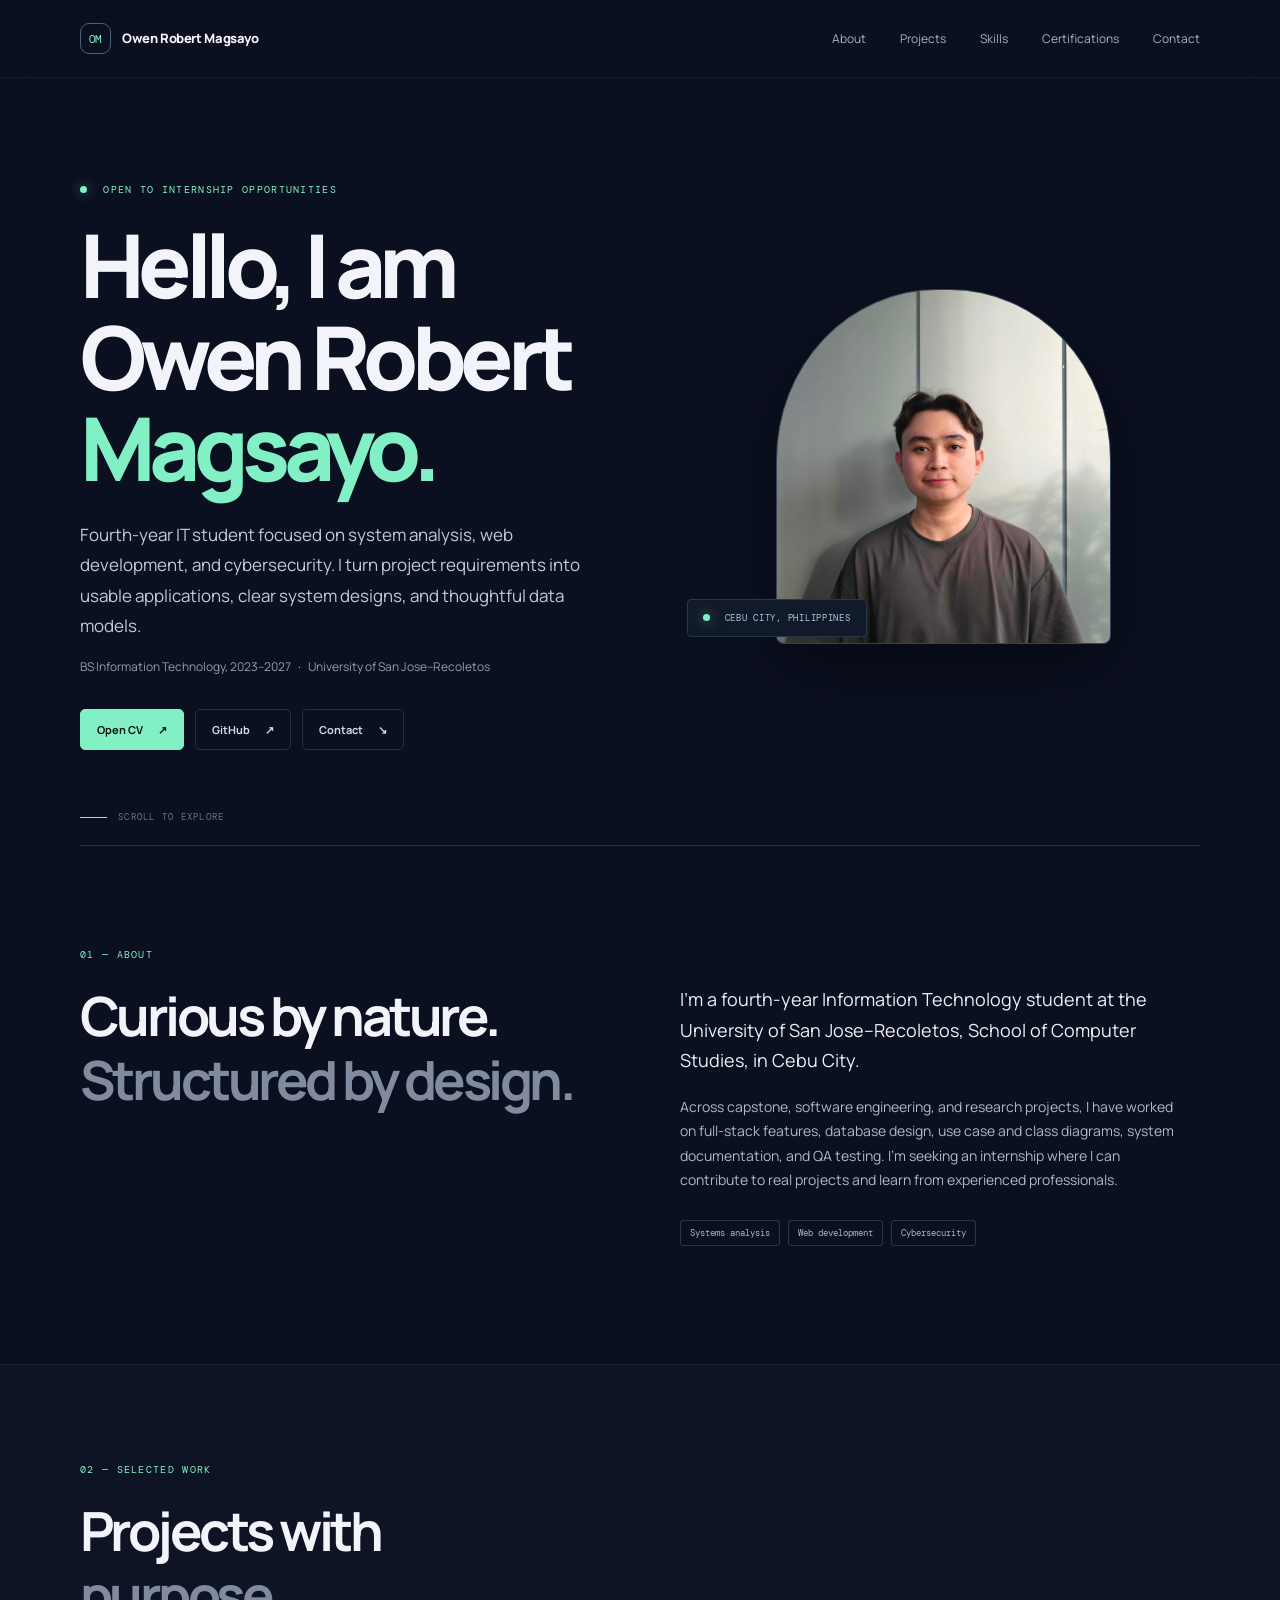
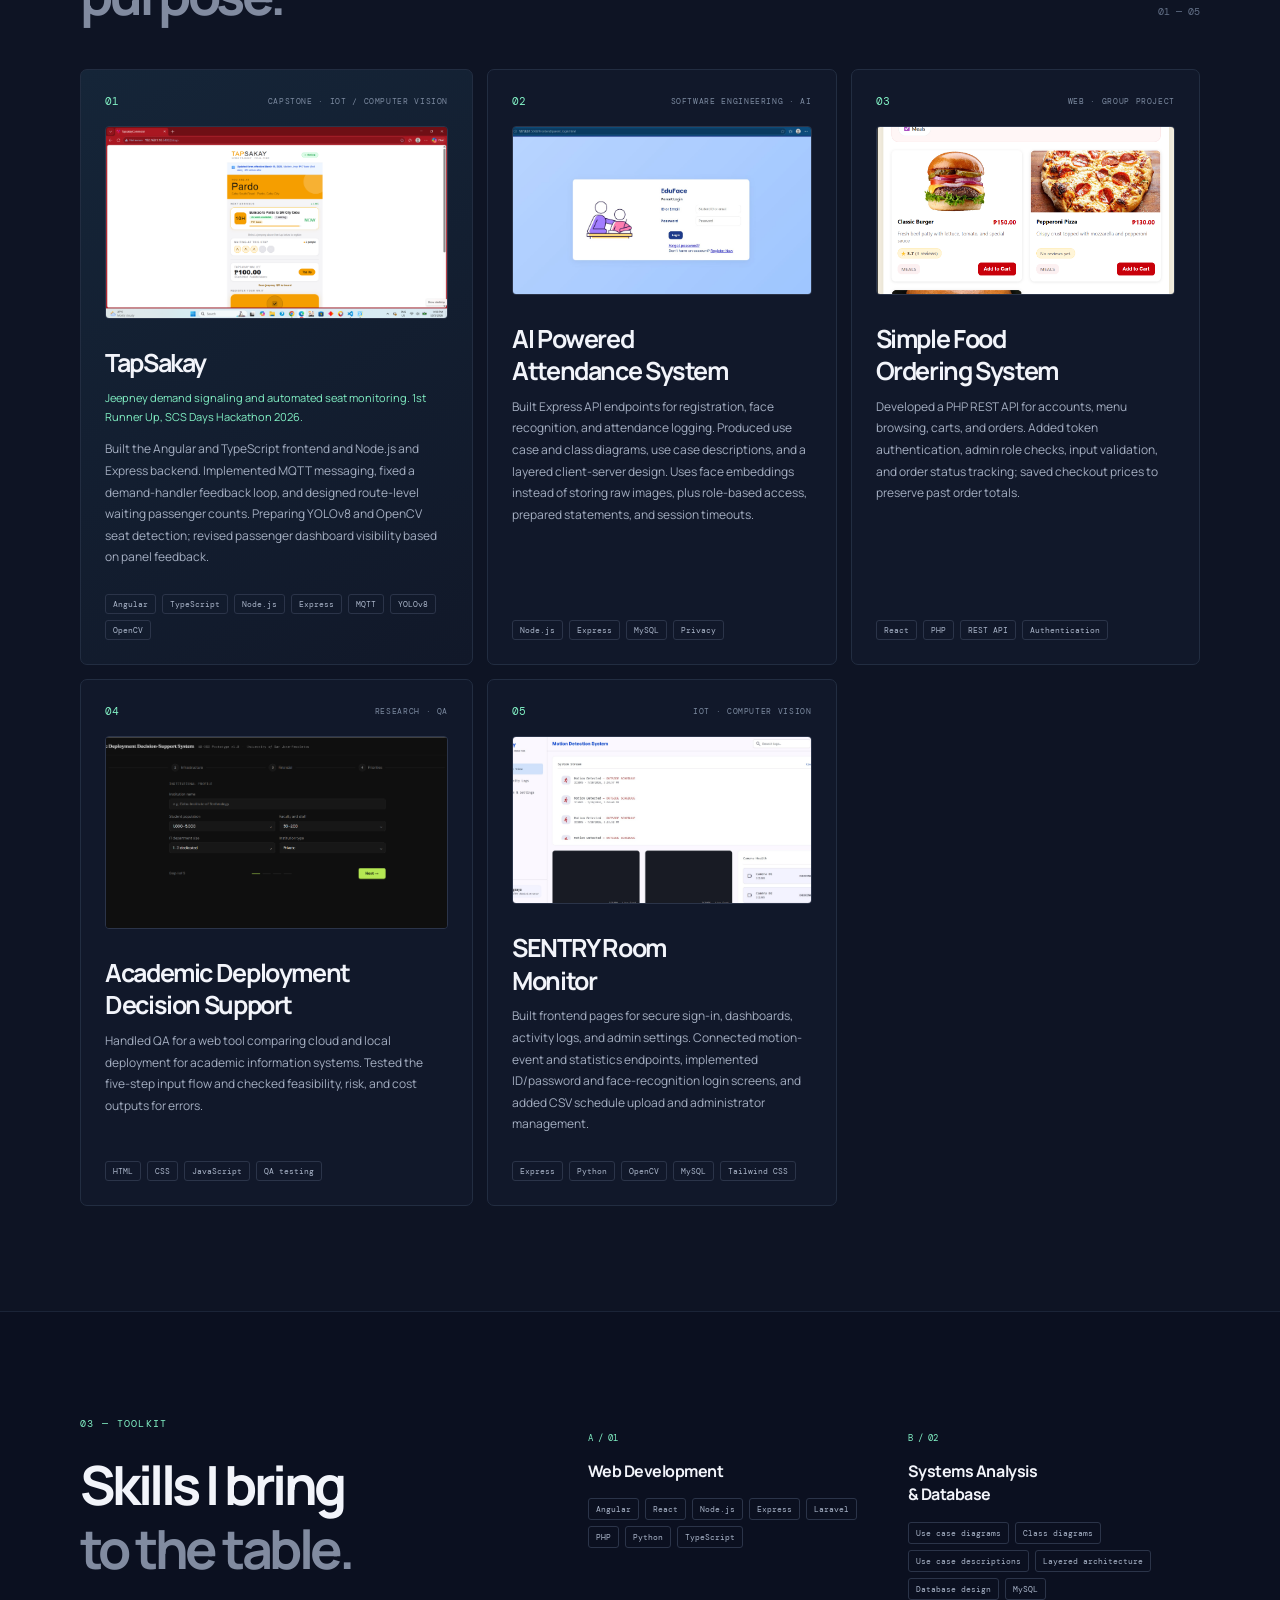
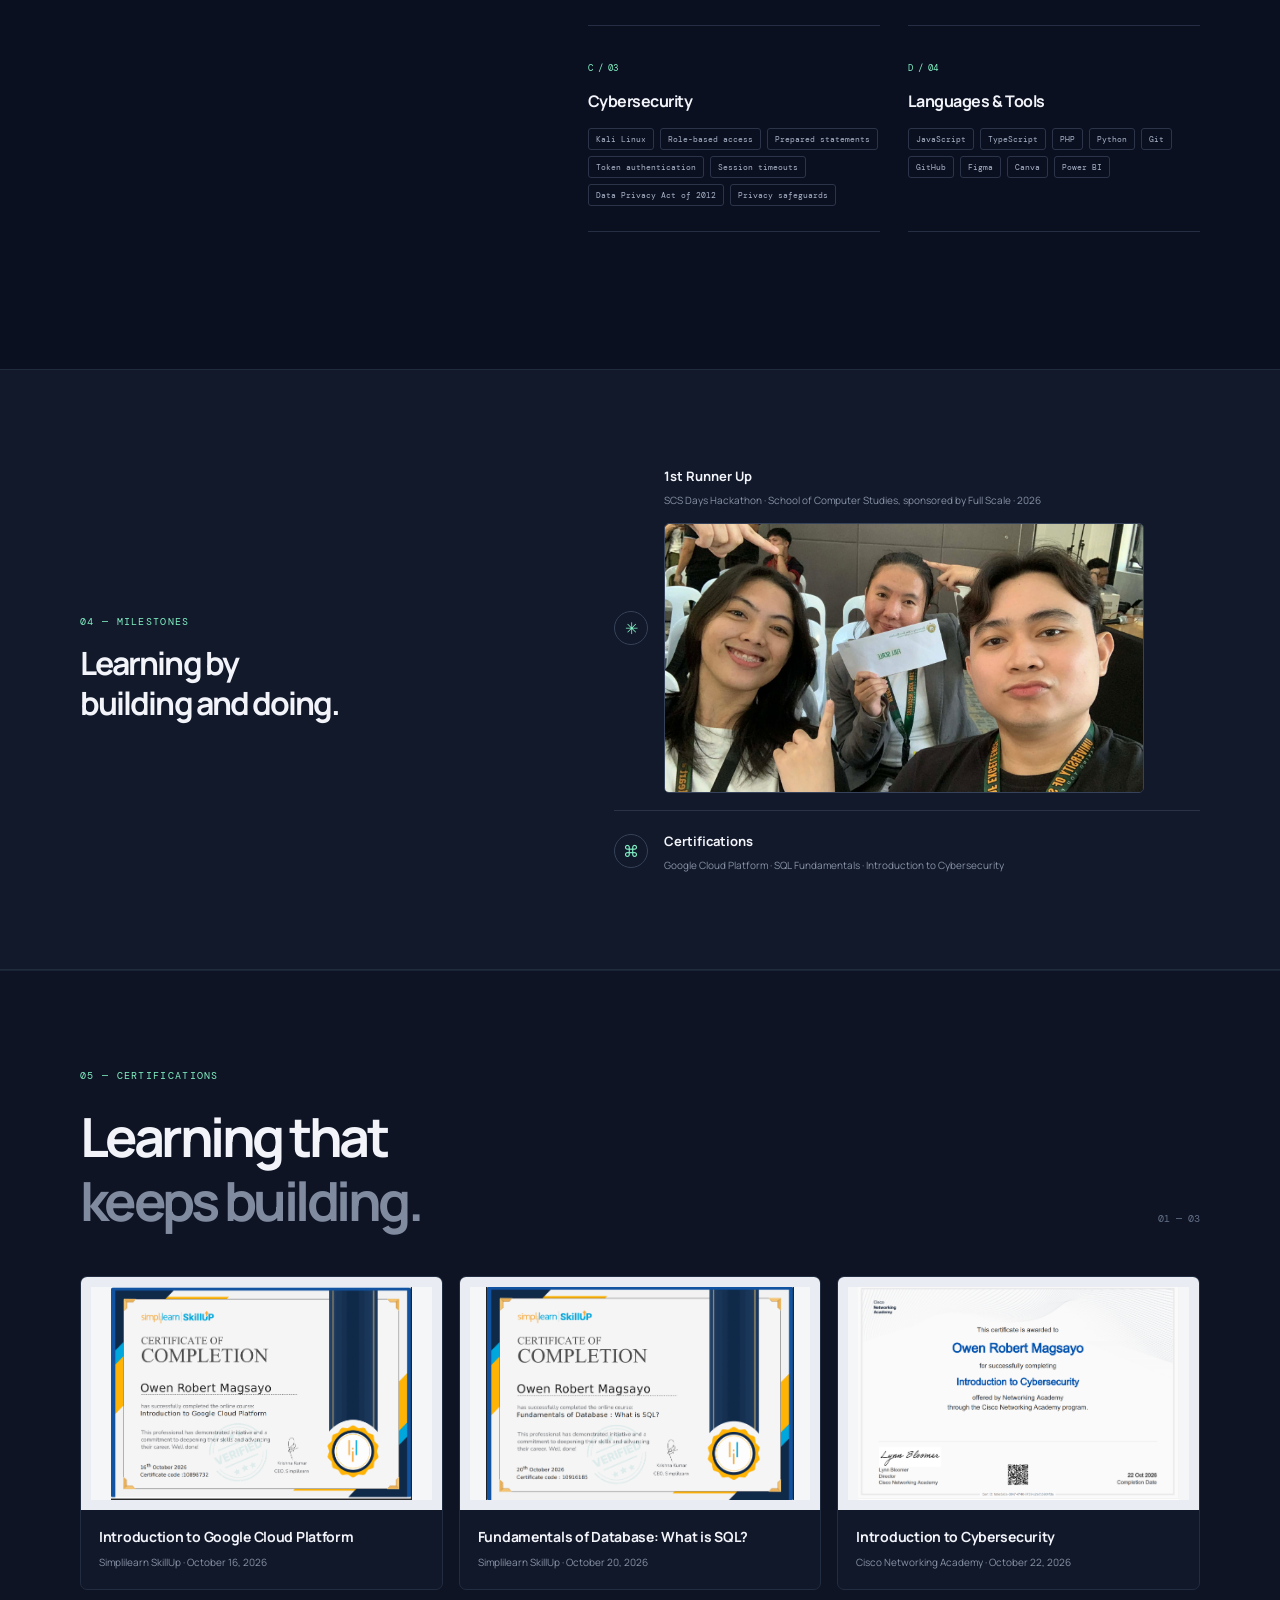
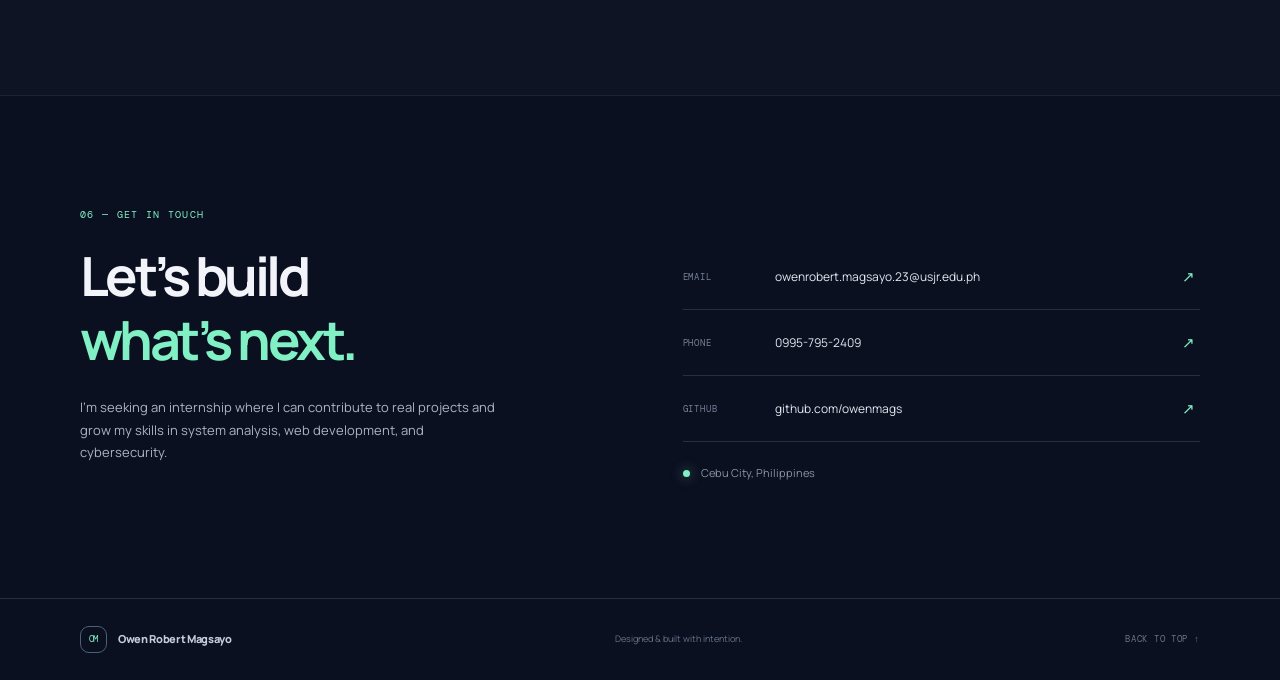
<file: index.html>
﻿<!doctype html>
<html lang="en">
<head>
  <meta charset="utf-8">
  <meta name="viewport" content="width=device-width, initial-scale=1">
  <meta name="theme-color" content="#0b1020">
  <meta name="description" content="Portfolio of Owen Robert Magsayo, an Information Technology student interested in systems analysis, web development, and cybersecurity.">
  <title>Owen Robert Magsayo | IT Student and Developer</title>
  <meta property="og:type" content="website">
  <meta property="og:title" content="Owen Robert Magsayo | IT Student and Developer">
  <meta property="og:description" content="Systems analysis, web development, and cybersecurity projects. Open to internships.">
  <meta property="og:image" content="https://owenrobert-magsayo.netlify.app/owen-robert-magsayo.jpg">
  <link rel="icon" href="data:image/svg+xml,%3Csvg xmlns='http://www.w3.org/2000/svg' viewBox='0 0 32 32'%3E%3Crect width='32' height='32' rx='6' fill='%230b1020'/%3E%3Ctext x='16' y='22' font-size='15' font-family='sans-serif' font-weight='700' text-anchor='middle' fill='%2381f0c4'%3EOM%3C/text%3E%3C/svg%3E">
  <link rel="preconnect" href="https://fonts.googleapis.com">
  <link rel="preconnect" href="https://fonts.gstatic.com" crossorigin>
  <link href="https://fonts.googleapis.com/css2?family=DM+Mono:wght@400;500&family=Manrope:wght@400;500;600;700;800&display=swap" rel="stylesheet">
  <link rel="stylesheet" href="styles.css">
  <script src="script.js" defer></script>
</head>
<body>
  <a class="skip-link" href="#about">Skip to content</a>
  <header class="site-header">
    <a class="brand" href="#home" aria-label="Owen Robert Magsayo home"><span class="brand-mark">OM</span><span>Owen Robert Magsayo</span></a>
    <button class="menu-toggle" aria-label="Open navigation" aria-expanded="false"><span></span><span></span></button>
    <nav class="nav-links" aria-label="Main navigation">
      <a href="#about">About</a><a href="#projects">Projects</a><a href="#skills">Skills</a><a href="#certifications">Certifications</a><a href="#contact">Contact</a>
    </nav>
  </header>

  <main>
    <section class="hero section-wrap" id="home">
      <div class="hero-copy">
        <p class="eyebrow"><span class="status-dot"></span> OPEN TO INTERNSHIP OPPORTUNITIES</p>
        <h1>Hello, I am<br>Owen Robert<br><span class="accent-text">Magsayo.</span></h1>
        <p class="hero-intro">Fourth-year IT student focused on system analysis, web development, and cybersecurity. I turn project requirements into usable applications, clear system designs, and thoughtful data models.</p>
        <p class="hero-school">BS Information Technology, 2023–2027 <span>·</span> University of San Jose–Recoletos</p>
        <div class="hero-actions">
          <a class="button button-primary" href="CV_Magsayo.pdf" target="_blank" rel="noreferrer">Open CV <span aria-hidden="true">↗</span></a>
          <a class="button button-quiet" href="https://github.com/owenmags" target="_blank" rel="noreferrer">GitHub <span aria-hidden="true">↗</span></a>
          <a class="button button-quiet" href="#contact">Contact <span aria-hidden="true">↘</span></a>
        </div>
      </div>
      <div class="hero-art">
        <div class="portrait-frame"><img src="owen-robert-magsayo.jpg" alt="Portrait of Owen Robert Magsayo" width="2048" height="2048" fetchpriority="high"></div>
        <div class="portrait-note"><span class="status-dot"></span> CEBU CITY, PHILIPPINES</div>
      </div>
      <a class="scroll-cue" href="#about"><span></span> SCROLL TO EXPLORE</a>
    </section>

    <section class="section-wrap about-section" id="about">
      <div class="section-heading"><p class="eyebrow">01 — ABOUT</p><h2>Curious by nature.<br><span class="muted">Structured by design.</span></h2></div>
      <div class="about-content"><p class="large-copy">I’m a fourth-year Information Technology student at the University of San Jose–Recoletos, School of Computer Studies, in Cebu City.</p><p>Across capstone, software engineering, and research projects, I have worked on full-stack features, database design, use case and class diagrams, system documentation, and QA testing. I’m seeking an internship where I can contribute to real projects and learn from experienced professionals.</p><div class="about-tags"><span>Systems analysis</span><span>Web development</span><span>Cybersecurity</span></div></div>
    </section>

    <section class="projects-section" id="projects"><div class="section-wrap">
      <div class="section-heading heading-row"><div><p class="eyebrow">02 — SELECTED WORK</p><h2>Projects with<br><span class="muted">purpose.</span></h2></div><span class="section-count">01 — 05</span></div>
      <div class="project-grid">
        <article class="project-card project-featured"><div class="project-top"><span class="project-number">01</span><span class="project-category">CAPSTONE · IOT / COMPUTER VISION</span></div><button class="project-image-trigger" type="button"><img class="project-image" src="TapSakay Dashboard.png" alt="TapSakay passenger and seat monitoring dashboard" loading="lazy"></button><h3>TapSakay</h3><p class="project-summary">Jeepney demand signaling and automated seat monitoring. 1st Runner Up, SCS Days Hackathon 2026.</p><p class="project-description">Built the Angular and TypeScript frontend and Node.js and Express backend. Implemented MQTT messaging, fixed a demand-handler feedback loop, and designed route-level waiting passenger counts. Preparing YOLOv8 and OpenCV seat detection; revised passenger dashboard visibility based on panel feedback.</p><div class="tags"><span>Angular</span><span>TypeScript</span><span>Node.js</span><span>Express</span><span>MQTT</span><span>YOLOv8</span><span>OpenCV</span></div></article>
        <article class="project-card"><div class="project-top"><span class="project-number">02</span><span class="project-category">SOFTWARE ENGINEERING · AI</span></div><button class="project-image-trigger" type="button"><img class="project-image" src="Soft Eng Project.jpg" alt="AI Powered Attendance System project screen" loading="lazy"></button><h3>AI Powered<br>Attendance System</h3><p class="project-description">Built Express API endpoints for registration, face recognition, and attendance logging. Produced use case and class diagrams, use case descriptions, and a layered client-server design. Uses face embeddings instead of storing raw images, plus role-based access, prepared statements, and session timeouts.</p><div class="tags"><span>Node.js</span><span>Express</span><span>MySQL</span><span>Privacy</span></div></article>
        <article class="project-card"><div class="project-top"><span class="project-number">03</span><span class="project-category">WEB · GROUP PROJECT</span></div><button class="project-image-trigger" type="button"><img class="project-image" src="Food Ordering System Dashboard.png" alt="Simple Food Ordering System dashboard" loading="lazy"></button><h3>Simple Food<br>Ordering System</h3><p class="project-description">Developed a PHP REST API for accounts, menu browsing, carts, and orders. Added token authentication, admin role checks, input validation, and order status tracking; saved checkout prices to preserve past order totals.</p><div class="tags"><span>React</span><span>PHP</span><span>REST API</span><span>Authentication</span></div></article>
        <article class="project-card"><div class="project-top"><span class="project-number">04</span><span class="project-category">RESEARCH · QA</span></div><button class="project-image-trigger" type="button"><img class="project-image" src="Research Project Dashboard.png" alt="Academic Deployment Decision Support dashboard" loading="lazy"></button><h3>Academic Deployment<br>Decision Support</h3><p class="project-description">Handled QA for a web tool comparing cloud and local deployment for academic information systems. Tested the five-step input flow and checked feasibility, risk, and cost outputs for errors.</p><div class="tags"><span>HTML</span><span>CSS</span><span>JavaScript</span><span>QA testing</span></div></article>
        <article class="project-card"><div class="project-top"><span class="project-number">05</span><span class="project-category">IOT · COMPUTER VISION</span></div><button class="project-image-trigger" type="button"><img class="project-image" src="SENTRY Room Monitor Dashboard.jpg" alt="SENTRY Room Monitor dashboard" loading="lazy"></button><h3>SENTRY Room<br>Monitor</h3><p class="project-description">Built frontend pages for secure sign-in, dashboards, activity logs, and admin settings. Connected motion-event and statistics endpoints, implemented ID/password and face-recognition login screens, and added CSV schedule upload and administrator management.</p><div class="tags"><span>Express</span><span>Python</span><span>OpenCV</span><span>MySQL</span><span>Tailwind CSS</span></div></article>
      </div>
    </div></section>

    <section class="section-wrap skills-section" id="skills"><div class="section-heading"><p class="eyebrow">03 — TOOLKIT</p><h2>Skills I bring<br><span class="muted">to the table.</span></h2></div>
      <div class="skills-grid">
        <article class="skill-group"><span class="skill-index">A / 01</span><h3>Web Development</h3><div class="skill-list"><span>Angular</span><span>React</span><span>Node.js</span><span>Express</span><span>Laravel</span><span>PHP</span><span>Python</span><span>TypeScript</span></div></article>
        <article class="skill-group"><span class="skill-index">B / 02</span><h3>Systems Analysis<br>& Database</h3><div class="skill-list"><span>Use case diagrams</span><span>Class diagrams</span><span>Use case descriptions</span><span>Layered architecture</span><span>Database design</span><span>MySQL</span></div></article>
        <article class="skill-group"><span class="skill-index">C / 03</span><h3>Cybersecurity</h3><div class="skill-list"><span>Kali Linux</span><span>Role-based access</span><span>Prepared statements</span><span>Token authentication</span><span>Session timeouts</span><span>Data Privacy Act of 2012</span><span>Privacy safeguards</span></div></article>
        <article class="skill-group"><span class="skill-index">D / 04</span><h3>Languages & Tools</h3><div class="skill-list"><span>JavaScript</span><span>TypeScript</span><span>PHP</span><span>Python</span><span>Git</span><span>GitHub</span><span>Figma</span><span>Canva</span><span>Power BI</span></div></article>
      </div>
    </section>

    <section class="achievement-band"><div class="section-wrap achievement-inner"><div><p class="eyebrow">04 — MILESTONES</p><h2>Learning by<br>building and doing.</h2></div><div class="achievement-items"><article><span class="achievement-symbol">✳</span><div><strong>1st Runner Up</strong><p>SCS Days Hackathon · School of Computer Studies, sponsored by Full Scale · 2026</p><img class="achievement-photo" src="1st Runner Up SCS Hackathon.jpg" alt="Owen and his team receiving the 1st Runner Up award at the SCS Days Hackathon" loading="lazy"></div></article><article><span class="achievement-symbol">⌘</span><div><strong>Certifications</strong><p>Google Cloud Platform · SQL Fundamentals · Introduction to Cybersecurity</p></div></article></div></div></section>

    <section class="certifications-section" id="certifications"><div class="section-wrap">
      <div class="section-heading heading-row"><div><p class="eyebrow">05 — CERTIFICATIONS</p><h2>Learning that<br><span class="muted">keeps building.</span></h2></div><span class="section-count">01 — 03</span></div>
      <div class="certificate-grid">
        <article class="certificate-card"><button class="certificate-image-trigger" type="button"><img class="certificate-image" src="Google Cloud.png" alt="Certificate of completion for Introduction to Google Cloud Platform" loading="lazy"></button><div class="certificate-copy"><h3>Introduction to Google Cloud Platform</h3><p>Simplilearn SkillUp · October 16, 2026</p></div></article>
        <article class="certificate-card"><button class="certificate-image-trigger" type="button"><img class="certificate-image" src="Fundamentals of Database.png" alt="Certificate of completion for Fundamentals of Database: What is SQL?" loading="lazy"></button><div class="certificate-copy"><h3>Fundamentals of Database: What is SQL?</h3><p>Simplilearn SkillUp · October 20, 2026</p></div></article>
        <article class="certificate-card"><button class="certificate-image-trigger" type="button"><img class="certificate-image" src="Cybersecurity.png" alt="Certificate of completion for Introduction to Cybersecurity" loading="lazy"></button><div class="certificate-copy"><h3>Introduction to Cybersecurity</h3><p>Cisco Networking Academy · October 22, 2026</p></div></article>
      </div>
    </div></section>
    <section class="section-wrap contact-section" id="contact"><div class="contact-copy"><p class="eyebrow">06 — GET IN TOUCH</p><h2>Let’s build<br><span class="accent-text">what’s next.</span></h2><p>I’m seeking an internship where I can contribute to real projects and grow my skills in system analysis, web development, and cybersecurity.</p></div><div class="contact-details"><a class="contact-row" href="mailto:owenrobert.magsayo.23@usjr.edu.ph"><span class="contact-label">EMAIL</span><span class="contact-value">owenrobert.magsayo.23@usjr.edu.ph</span><span class="contact-arrow">↗</span></a><a class="contact-row" href="tel:+639957952409"><span class="contact-label">PHONE</span><span class="contact-value">0995-795-2409</span><span class="contact-arrow">↗</span></a><a class="contact-row" href="https://github.com/owenmags" target="_blank" rel="noreferrer"><span class="contact-label">GITHUB</span><span class="contact-value">github.com/owenmags</span><span class="contact-arrow">↗</span></a><div class="contact-location"><span class="status-dot"></span> Cebu City, Philippines</div></div></section>
  </main>
  <dialog class="image-viewer" aria-label="Full-size project image">
    <button class="image-viewer-close" type="button" aria-label="Close image preview">Close <span aria-hidden="true">×</span></button>
    <img class="image-viewer-photo" alt="">
    <p class="image-viewer-caption"></p>
  </dialog>  <footer class="site-footer"><a class="brand" href="#home"><span class="brand-mark">OM</span><span>Owen Robert Magsayo</span></a><span>Designed & built with intention.</span><a href="#home" class="back-top">BACK TO TOP ↑</a></footer>
</body>
</html>
</file>
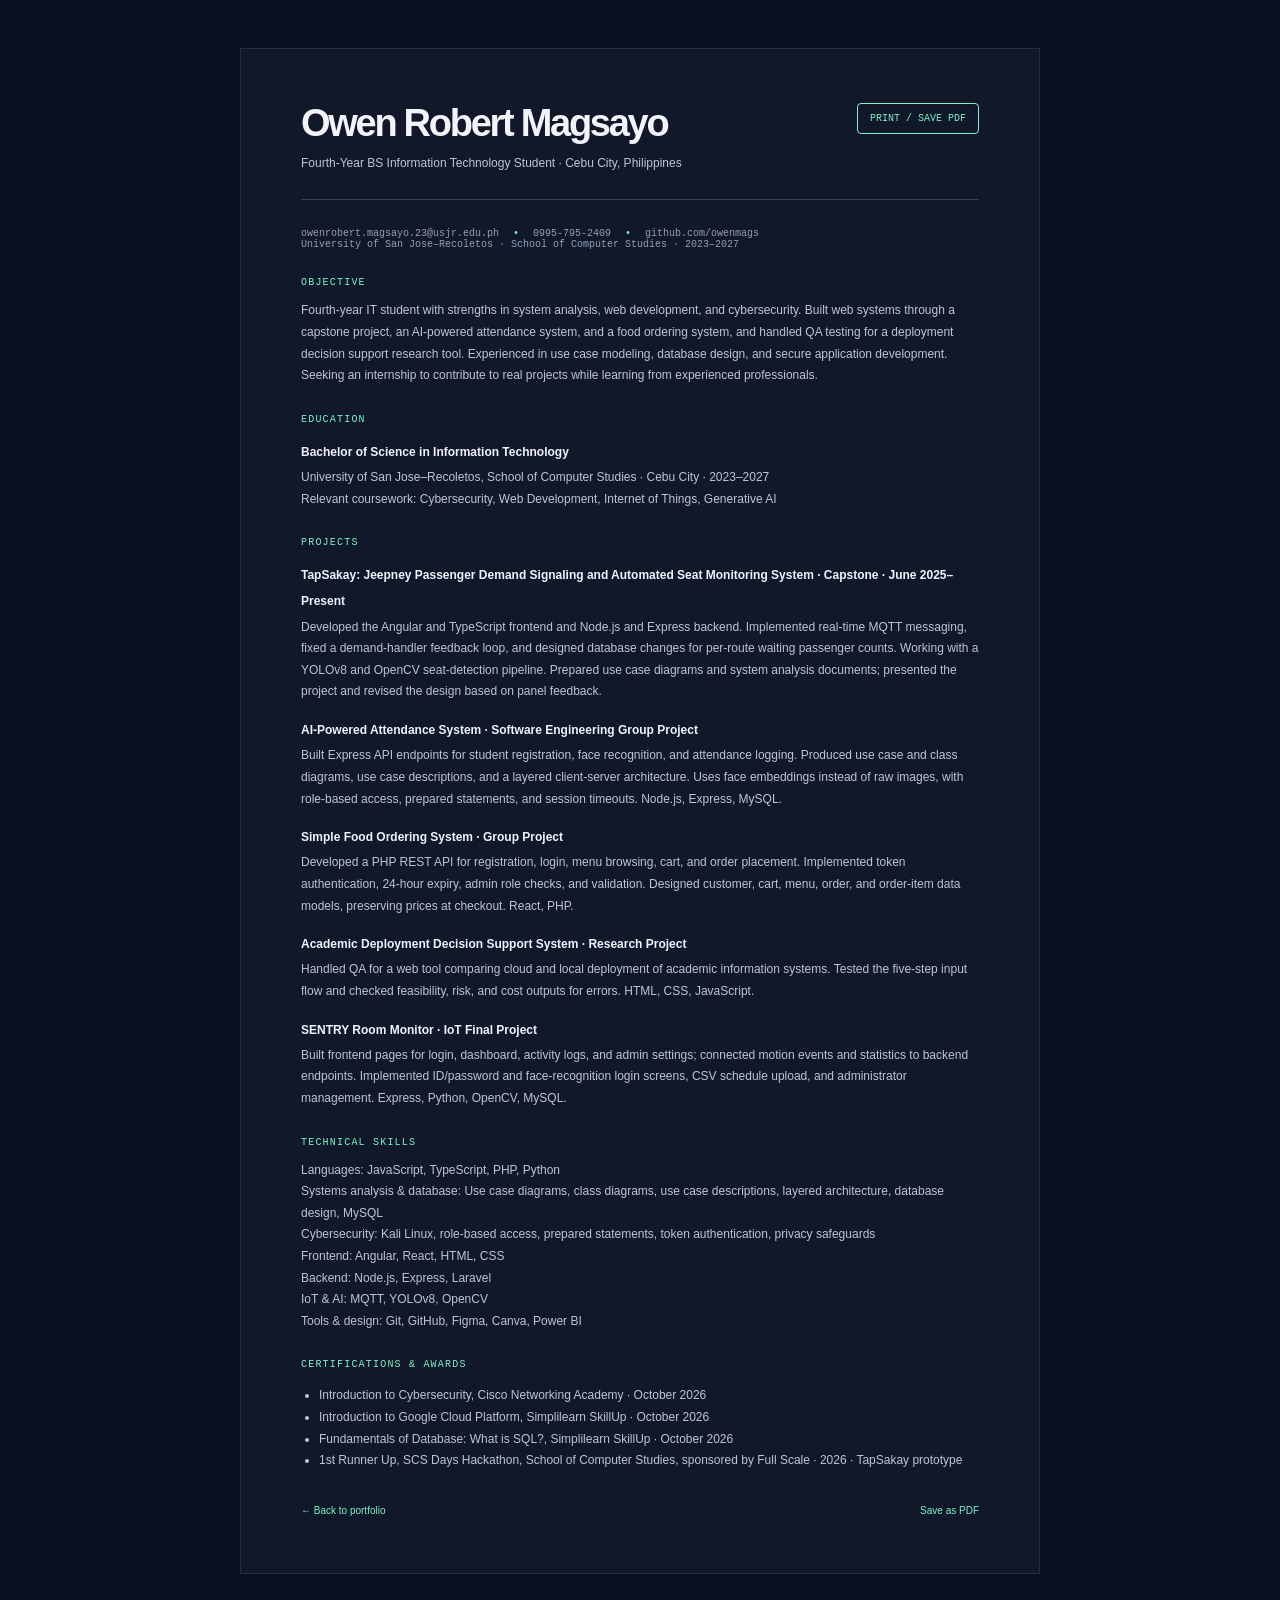
<file: resume.html>
<!doctype html>
<html lang="en">
<head>
  <meta charset="utf-8">
  <meta name="viewport" content="width=device-width, initial-scale=1">
  <meta name="theme-color" content="#0b1020">
  <title>Owen Robert Magsayo — CV</title>
  <link rel="stylesheet" href="styles.css">
  <style>
    .resume-page{width:min(800px,calc(100% - 40px));margin:48px auto;background:#11182a;border:1px solid #252e42;padding:54px 60px}.resume-top{display:flex;justify-content:space-between;align-items:start;border-bottom:1px solid #344057;padding-bottom:25px;margin-bottom:28px}.resume-top h1{font-size:38px;line-height:1.1;letter-spacing:-.06em;margin:0}.resume-top p{color:var(--muted);font-size:12px;margin:8px 0 0}.print-button{border:1px solid var(--accent);border-radius:4px;color:var(--accent);background:none;padding:9px 12px;font:10px var(--mono);cursor:pointer}.resume-page h2{font:10px var(--mono);color:var(--accent);letter-spacing:.12em;margin:27px 0 10px}.resume-page p,.resume-page li{font-size:12px;color:#bdc5d5;line-height:1.8}.resume-page ul{padding-left:18px}.resume-page .resume-contact{font:10px var(--mono);color:#91a0b7}.resume-page .resume-contact span{padding:0 8px;color:var(--accent)}.resume-project{margin:13px 0}.resume-project strong{color:#f0f3fa;font-size:12px}.resume-project p{margin:3px 0}.resume-skills{color:#bdc5d5;font-size:11px;line-height:2}.resume-footer{display:flex;justify-content:space-between;align-items:center;margin-top:30px}.resume-footer a{font-size:10px;color:var(--accent)}@media(max-width:600px){.resume-page{padding:30px 23px;margin:20px auto}.resume-top h1{font-size:29px}.resume-top{gap:15px}.resume-top p{font-size:10px}}@media print{body{background:white;color:#111}.resume-page{width:100%;margin:0;padding:0;background:white;border:0;color:#111}.resume-top h1,.resume-project strong{color:#111}.resume-top p,.resume-page p,.resume-page li,.resume-skills{color:#333}.resume-page h2,.resume-contact,.resume-footer a{color:#167b58}.print-button,.resume-footer a:last-child{display:none}a{color:#111}}
  </style>
</head>
<body>
  <main class="resume-page">
    <header class="resume-top"><div><h1>Owen Robert Magsayo</h1><p>Fourth-Year BS Information Technology Student · Cebu City, Philippines</p></div><button class="print-button" onclick="window.print()">PRINT / SAVE PDF</button></header>
    <p class="resume-contact">owenrobert.magsayo.23@usjr.edu.ph <span>•</span> 0995-795-2409 <span>•</span> github.com/owenmags<br>University of San Jose–Recoletos · School of Computer Studies · 2023–2027</p>
    <h2>OBJECTIVE</h2><p>Fourth-year IT student with strengths in system analysis, web development, and cybersecurity. Built web systems through a capstone project, an AI-powered attendance system, and a food ordering system, and handled QA testing for a deployment decision support research tool. Experienced in use case modeling, database design, and secure application development. Seeking an internship to contribute to real projects while learning from experienced professionals.</p>
    <h2>EDUCATION</h2><div class="resume-project"><strong>Bachelor of Science in Information Technology</strong><p>University of San Jose–Recoletos, School of Computer Studies · Cebu City · 2023–2027<br>Relevant coursework: Cybersecurity, Web Development, Internet of Things, Generative AI</p></div>
    <h2>PROJECTS</h2>
    <div class="resume-project"><strong>TapSakay: Jeepney Passenger Demand Signaling and Automated Seat Monitoring System · Capstone · June 2025–Present</strong><p>Developed the Angular and TypeScript frontend and Node.js and Express backend. Implemented real-time MQTT messaging, fixed a demand-handler feedback loop, and designed database changes for per-route waiting passenger counts. Working with a YOLOv8 and OpenCV seat-detection pipeline. Prepared use case diagrams and system analysis documents; presented the project and revised the design based on panel feedback.</p></div>
    <div class="resume-project"><strong>AI-Powered Attendance System · Software Engineering Group Project</strong><p>Built Express API endpoints for student registration, face recognition, and attendance logging. Produced use case and class diagrams, use case descriptions, and a layered client-server architecture. Uses face embeddings instead of raw images, with role-based access, prepared statements, and session timeouts. Node.js, Express, MySQL.</p></div>
    <div class="resume-project"><strong>Simple Food Ordering System · Group Project</strong><p>Developed a PHP REST API for registration, login, menu browsing, cart, and order placement. Implemented token authentication, 24-hour expiry, admin role checks, and validation. Designed customer, cart, menu, order, and order-item data models, preserving prices at checkout. React, PHP.</p></div>
    <div class="resume-project"><strong>Academic Deployment Decision Support System · Research Project</strong><p>Handled QA for a web tool comparing cloud and local deployment of academic information systems. Tested the five-step input flow and checked feasibility, risk, and cost outputs for errors. HTML, CSS, JavaScript.</p></div>
    <div class="resume-project"><strong>SENTRY Room Monitor · IoT Final Project</strong><p>Built frontend pages for login, dashboard, activity logs, and admin settings; connected motion events and statistics to backend endpoints. Implemented ID/password and face-recognition login screens, CSV schedule upload, and administrator management. Express, Python, OpenCV, MySQL.</p></div>
    <h2>TECHNICAL SKILLS</h2><p class="resume-skills">Languages: JavaScript, TypeScript, PHP, Python<br>Systems analysis & database: Use case diagrams, class diagrams, use case descriptions, layered architecture, database design, MySQL<br>Cybersecurity: Kali Linux, role-based access, prepared statements, token authentication, privacy safeguards<br>Frontend: Angular, React, HTML, CSS<br>Backend: Node.js, Express, Laravel<br>IoT & AI: MQTT, YOLOv8, OpenCV<br>Tools & design: Git, GitHub, Figma, Canva, Power BI</p>
    <h2>CERTIFICATIONS & AWARDS</h2><ul><li>Introduction to Cybersecurity, Cisco Networking Academy · October 2026</li><li>Introduction to Google Cloud Platform, Simplilearn SkillUp · October 2026</li><li>Fundamentals of Database: What is SQL?, Simplilearn SkillUp · October 2026</li><li>1st Runner Up, SCS Days Hackathon, School of Computer Studies, sponsored by Full Scale · 2026 · TapSakay prototype</li></ul>
    <footer class="resume-footer"><a href="index.html">← Back to portfolio</a><a href="javascript:window.print()">Save as PDF</a></footer>
  </main>
</body>
</html>
</file>
<file: styles.css>
﻿:root{color-scheme:dark;--bg:#0b1020;--panel:#11182a;--panel-light:#151d31;--text:#f2f4fa;--muted:#929bb0;--line:#252e42;--accent:#81f0c4;--font:'Manrope',sans-serif;--mono:'DM Mono',monospace}*{box-sizing:border-box}html{scroll-behavior:smooth;scroll-padding-top:90px}body{margin:0;background:var(--bg);color:var(--text);font-family:var(--font);font-size:15px;line-height:1.75}a{color:inherit;text-decoration:none}.section-wrap{width:min(1120px,calc(100% - 64px));margin-inline:auto}.site-header{height:78px;padding:0 max(32px,calc((100% - 1120px)/2));display:flex;align-items:center;justify-content:space-between;border-bottom:1px solid rgba(255,255,255,.06);position:sticky;top:0;background:rgba(11,16,32,.88);backdrop-filter:blur(14px);z-index:5}.brand{display:inline-flex;gap:11px;align-items:center;font-size:13px;font-weight:800;letter-spacing:-.03em}.brand-mark{width:31px;height:31px;display:grid;place-items:center;border:1px solid #496274;border-radius:9px;color:var(--accent);font:11px var(--mono);letter-spacing:-.07em}.nav-links{display:flex;gap:34px}.nav-links a{color:#aab2c4;font-size:12px;transition:color .2s}.nav-links a:hover,.text-link:hover{color:var(--accent)}.menu-toggle{display:none}.hero{min-height:630px;padding-top:105px;padding-bottom:95px;position:relative;display:grid;grid-template-columns:1.05fr .95fr;align-items:center;gap:40px}.eyebrow{color:var(--accent);font:10px var(--mono);letter-spacing:.13em;margin:0 0 23px}.status-dot{display:inline-block;width:7px;height:7px;border-radius:50%;background:var(--accent);margin-right:9px;box-shadow:0 0 12px #81f0c482}.hero h1{font-size:clamp(54px,7.1vw,88px);line-height:1.04;letter-spacing:-.075em;margin:0 0 26px;font-weight:800}.accent-text{color:var(--accent)}.hero-intro{font-size:17px;color:#c2cada;max-width:510px;margin:0 0 14px;line-height:1.8}.hero-school{color:var(--muted);font-size:12px;margin:0}.hero-school span{color:var(--accent);padding:0 5px}.hero-actions{display:flex;gap:11px;margin-top:32px;flex-wrap:wrap}.button{padding:10px 16px;border:1px solid var(--line);border-radius:5px;font-size:11px;font-weight:700;transition:.2s}.button span{margin-left:13px}.button-primary{color:#07140f;background:var(--accent);border-color:var(--accent)}.button-primary:hover{background:#a8f7d8}.button-quiet{color:#d3d8e3}.button-quiet:hover{border-color:var(--accent);color:var(--accent)}.hero-art{height:390px;position:relative;display:grid;place-items:center}.orbit{position:absolute;border:1px solid #1e2b3b;border-radius:50%;transform:rotate(-25deg)}.orbit-one{width:355px;height:220px}.orbit-two{width:270px;height:355px;transform:rotate(54deg)}.orbit-node{position:absolute;width:9px;height:9px;border-radius:50%;background:var(--accent);box-shadow:0 0 16px #81f0c477}.node-one{top:62px;right:86px}.node-two{bottom:74px;left:77px;width:6px;height:6px}.node-three{bottom:115px;right:69px;width:5px;height:5px;background:#5a6c88}.core-card{position:relative;z-index:1;width:237px;padding:25px 24px;background:linear-gradient(145deg,#172236,#0e1525);border:1px solid #2b3d50;border-radius:8px;box-shadow:0 20px 90px #0008}.core-label,.core-code{font:9px var(--mono);letter-spacing:.1em;color:#8491a7}.core-card strong{display:block;font-size:23px;line-height:1.35;letter-spacing:-.05em;margin:16px 0 20px}.core-line{display:block;height:1px;background:var(--line);margin-bottom:14px}.core-code b{color:var(--accent);font-size:8px;margin-left:5px}.art-index{position:absolute;bottom:2px;right:9px;color:#627087;font:9px var(--mono)}.scroll-cue{position:absolute;bottom:22px;left:0;color:#68748a;font:9px var(--mono);letter-spacing:.14em;display:flex;align-items:center;gap:11px}.scroll-cue span{display:inline-block;width:27px;height:1px;background:var(--accent)}.about-section{padding-top:102px;padding-bottom:118px;border-top:1px solid var(--line);display:grid;grid-template-columns:1fr 1fr;gap:80px}.section-heading h2,.contact-copy h2{font-size:clamp(35px,4.5vw,54px);letter-spacing:-.065em;line-height:1.18;margin:0}.muted{color:#818ba0}.about-content{padding-top:36px;max-width:500px}.about-content p{color:#aeb8ca;margin:0 0 19px;font-size:14px}.about-content .large-copy{font-size:18px;color:#edf0f6;line-height:1.7}.about-tags,.tags,.skill-list{display:flex;gap:8px;flex-wrap:wrap}.about-tags{margin-top:27px}.about-tags span,.tags span,.skill-list span{font:9px var(--mono);padding:6px 9px;border:1px solid #2b3449;border-radius:3px;color:#aab5c9}.projects-section{background:#0e1424;padding:98px 0 105px;border-block:1px solid #1b2437}.heading-row{display:flex;align-items:end;justify-content:space-between;margin-bottom:43px}.section-count{font:10px var(--mono);color:#647188;padding-bottom:8px}.project-grid{display:grid;grid-template-columns:1.08fr .96fr .96fr;gap:14px}.project-card{min-height:425px;background:var(--panel);border:1px solid #222d41;border-radius:7px;padding:24px;display:flex;flex-direction:column;transition:transform .25s,border-color .25s}.project-card:hover{transform:translateY(-4px);border-color:#3a675c}.project-featured{background:linear-gradient(150deg,#152538,#111829)}.project-top{display:flex;justify-content:space-between;align-items:center;gap:10px}.project-number{font:11px var(--mono);color:var(--accent)}.project-category{font:8px var(--mono);letter-spacing:.08em;color:#7c8aa0;text-align:right}.project-card h3{font-size:25px;line-height:1.3;letter-spacing:-.055em;margin:28px 0 8px}.project-summary{color:var(--accent);font-size:11px;margin:0 0 12px}.project-description{font-size:12px;color:#a4aec1;line-height:1.8;margin:0 0 22px}.tags{margin-top:auto;padding-top:4px;gap:6px}.tags span{font-size:8px;padding:4px 7px}.text-link{margin-top:23px;padding-top:14px;border-top:1px solid #293247;font-size:10px;font-weight:700;display:flex;justify-content:space-between;transition:color .2s}.text-link span{color:var(--accent)}.skills-section{padding-top:105px;padding-bottom:116px;display:grid;grid-template-columns:.85fr 1.15fr;gap:55px}.skills-grid{display:grid;grid-template-columns:1fr 1fr;gap:0 28px}.skill-group{padding:6px 0 25px;border-bottom:1px solid var(--line);margin-bottom:21px}.skill-index{font:9px var(--mono);color:var(--accent)}.skill-group h3{font-size:16px;line-height:1.45;letter-spacing:-.03em;margin:11px 0 15px}.skill-list{gap:6px}.skill-list span{padding:5px 7px;font-size:8px}.achievement-band{background:#11192a;border-block:1px solid #202b3c}.achievement-inner{padding-top:76px;padding-bottom:78px;display:grid;grid-template-columns:.9fr 1.1fr;align-items:center;gap:55px}.achievement-inner .eyebrow{margin-bottom:15px}.achievement-inner h2{font-size:32px;line-height:1.25;letter-spacing:-.06em;margin:0}.achievement-items article{display:flex;gap:16px;padding:17px 0;border-bottom:1px solid #293247;align-items:center}.achievement-items article:last-child{border-bottom:0}.achievement-symbol{width:34px;height:34px;border:1px solid #354259;border-radius:50%;display:grid;place-items:center;color:var(--accent);font-size:16px;flex:none}.achievement-items strong{font-size:13px}.achievement-items p{margin:3px 0 0;color:#8994a8;font-size:10px}.contact-section{padding-top:112px;padding-bottom:115px;display:grid;grid-template-columns:1fr 1fr;gap:85px}.contact-copy>p:last-child{max-width:425px;margin-top:24px;color:#aab4c6;font-size:13px}.contact-details{padding-top:36px}.contact-row{min-height:66px;display:grid;grid-template-columns:80px minmax(0,1fr) 18px;align-items:center;border-bottom:1px solid var(--line);gap:12px}.contact-label{font:9px var(--mono);color:#758197;letter-spacing:.09em}.contact-value{font-size:12px;color:#e3e7ef;overflow-wrap:anywhere}.contact-arrow{color:var(--accent)}.contact-row[href]:hover .contact-value{color:var(--accent)}.contact-location{margin-top:21px;color:#8793a8;font-size:11px}.site-footer{min-height:82px;border-top:1px solid var(--line);padding:16px max(32px,calc((100% - 1120px)/2));display:flex;align-items:center;justify-content:space-between;color:#68748a;font-size:9px}.site-footer .brand{color:#c5ccda;font-size:11px}.site-footer .brand-mark{width:27px;height:27px;font-size:9px}.back-top{font:9px var(--mono);letter-spacing:.08em}.back-top:hover{color:var(--accent)}
@media(max-width:800px){.section-wrap{width:min(100% - 44px,620px)}.site-header{padding-inline:22px}.hero{grid-template-columns:1fr;padding-top:83px;padding-bottom:85px;gap:5px}.hero-art{height:290px;grid-row:2}.orbit-one{width:300px;height:185px}.orbit-two{height:290px;width:220px}.scroll-cue{bottom:22px}.about-section,.skills-section,.contact-section{grid-template-columns:1fr;gap:30px;padding-top:77px;padding-bottom:82px}.about-content,.contact-details{padding-top:0}.project-grid{grid-template-columns:1fr 1fr}.project-featured{grid-column:1/-1;min-height:355px}.project-card{min-height:400px}.skills-grid{gap:0 20px}.achievement-inner{grid-template-columns:1fr;gap:28px;padding-block:60px}.projects-section{padding-block:78px}.contact-section{gap:18px}.site-footer{padding-inline:22px}}
@media(max-width:540px){body{font-size:14px}.section-wrap{width:calc(100% - 40px)}.site-header{height:68px;padding-inline:20px}.menu-toggle{display:flex;width:34px;height:34px;border:1px solid var(--line);border-radius:4px;background:transparent;flex-direction:column;justify-content:center;align-items:center;gap:5px}.menu-toggle span{width:14px;height:1px;background:#e5e9f1}.nav-links{display:none;position:absolute;top:67px;left:0;right:0;padding:16px 20px 20px;background:#0e1424;border-bottom:1px solid var(--line);flex-direction:column;gap:0}.nav-links.is-open{display:flex}.nav-links a{padding:11px 0;border-bottom:1px solid #202a3d}.nav-links a:last-child{border:0}.hero{padding-top:72px;min-height:auto}.hero h1{font-size:58px}.hero-intro{font-size:15px}.hero-art{height:260px}.core-card{width:210px;padding:20px}.core-card strong{font-size:21px}.orbit-one{width:270px;height:165px}.orbit-two{height:260px;width:200px}.node-one{right:26px}.node-two{left:25px}.about-section{padding-top:70px;padding-bottom:76px}.section-heading h2,.contact-copy h2{font-size:40px}.about-content .large-copy{font-size:16px}.heading-row{margin-bottom:30px}.project-grid{grid-template-columns:1fr}.project-featured{grid-column:auto;min-height:0}.project-card{min-height:0;padding:22px}.project-card h3{font-size:23px;margin-top:23px}.project-description{margin-bottom:17px}.project-card .tags{margin-top:8px}.skills-section{padding-block:75px}.skills-grid{grid-template-columns:1fr;gap:0}.skill-group{margin-bottom:10px;padding-bottom:21px}.achievement-inner h2{font-size:29px}.achievement-items p{font-size:9px}.contact-section{padding-block:76px}.contact-copy>p:last-child{font-size:12px}.contact-row{grid-template-columns:64px 1fr 16px;gap:8px}.contact-value{font-size:11px}.site-footer{min-height:72px;padding-inline:20px;gap:10px}.site-footer>span{display:none}.back-top{font-size:8px}}
@media(prefers-reduced-motion:reduce){*,*::before,*::after{scroll-behavior:auto!important;transition:none!important}}

.project-image{display:block;width:100%;aspect-ratio:16/9;object-fit:cover;object-position:center;border:1px solid #2b3449;border-radius:4px;margin-top:18px;background:#0b1020}
.achievement-photo{display:block;width:min(100%,480px);max-height:280px;aspect-ratio:16/9;object-fit:cover;object-position:center;border:1px solid #354259;border-radius:5px;margin-top:13px;background:#0b1020}
.project-image-trigger{display:block;width:100%;padding:0;border:0;background:transparent;cursor:zoom-in;text-align:left}
.project-image-trigger:focus-visible{outline:2px solid var(--accent);outline-offset:4px;border-radius:4px}
.image-viewer{position:fixed;max-width:min(1100px,94vw);max-height:92vh;padding:54px 18px 16px;border:1px solid #354259;border-radius:8px;background:#0b1020;color:var(--text);box-shadow:0 25px 100px #000b;overflow:auto}
.image-viewer::backdrop{background:rgba(3,7,15,.88);backdrop-filter:blur(5px)}
.image-viewer-photo{display:block;width:auto;height:auto;max-width:calc(94vw - 40px);max-height:calc(88vh - 70px);object-fit:contain;margin:0 auto}
.image-viewer-caption{margin:12px 0 0;color:#aab5c9;font-size:11px;text-align:center}
.image-viewer-close{position:absolute;top:12px;right:12px;display:flex;gap:8px;align-items:center;border:1px solid #354259;border-radius:4px;padding:7px 10px;background:#11182a;color:var(--text);font:10px var(--mono);cursor:pointer}
.image-viewer-close:hover{border-color:var(--accent);color:var(--accent)}
.certifications-section{background:#0e1424;padding:98px 0 105px;border-block:1px solid #1b2437}
.certificate-grid{display:grid;grid-template-columns:repeat(3,minmax(0,1fr));gap:16px}
.certificate-card{overflow:hidden;background:var(--panel);border:1px solid #222d41;border-radius:7px;transition:transform .25s,border-color .25s}
.certificate-card:hover{transform:translateY(-4px);border-color:#3a675c}
.certificate-image-trigger{display:block;width:100%;padding:10px;border:0;background:#e9edf3;cursor:zoom-in}
.certificate-image-trigger:focus-visible{outline:2px solid var(--accent);outline-offset:-2px}
.certificate-image{display:block;width:100%;aspect-ratio:16/10;object-fit:contain;background:#f5f6f8}
.certificate-copy{padding:16px 18px 18px}
.certificate-copy h3{margin:0;font-size:14px;line-height:1.5;letter-spacing:-.02em}
.certificate-copy p{margin:7px 0 0;color:#8994a8;font-size:10px}
@media(max-width:800px){.certificate-grid{grid-template-columns:repeat(2,minmax(0,1fr))}.certifications-section{padding-block:78px}}
@media(max-width:540px){.certificate-grid{grid-template-columns:1fr}.certifications-section{padding-block:75px}}

.hero-art{height:390px;position:relative;display:grid;place-items:center}.portrait-frame{width:min(335px,82%);height:355px;overflow:hidden;border:1px solid #354358;border-radius:48% 48% 8px 8px;background:#1b2430;box-shadow:0 22px 80px #0006}.portrait-frame img{width:100%;height:100%;display:block;object-fit:cover;object-position:center 29%}.portrait-note{position:absolute;left:0;bottom:25px;padding:12px 15px;background:#111a2a;border:1px solid #2a374a;border-radius:4px;color:#b6c2d4;font:9px var(--mono);letter-spacing:.08em}.art-index{position:absolute;bottom:2px;right:9px;color:#627087;font:9px var(--mono)}@media(max-width:800px){.hero-art{height:290px}.portrait-frame{height:270px;width:min(300px,82%)}.portrait-note{left:2px;bottom:4px}}@media(max-width:540px){.hero-art{height:260px}.portrait-frame{height:240px;width:min(270px,82%)}.portrait-note{font-size:8px;padding:9px 10px}}

.skip-link{position:absolute;left:-999px;top:8px;z-index:100;background:var(--accent);color:#0b1020;padding:8px 14px;border-radius:4px;font-weight:700}
.skip-link:focus{left:8px}
a:focus-visible,button:focus-visible{outline:2px solid var(--accent);outline-offset:3px}
html{scroll-padding-top:80px}
</file>
